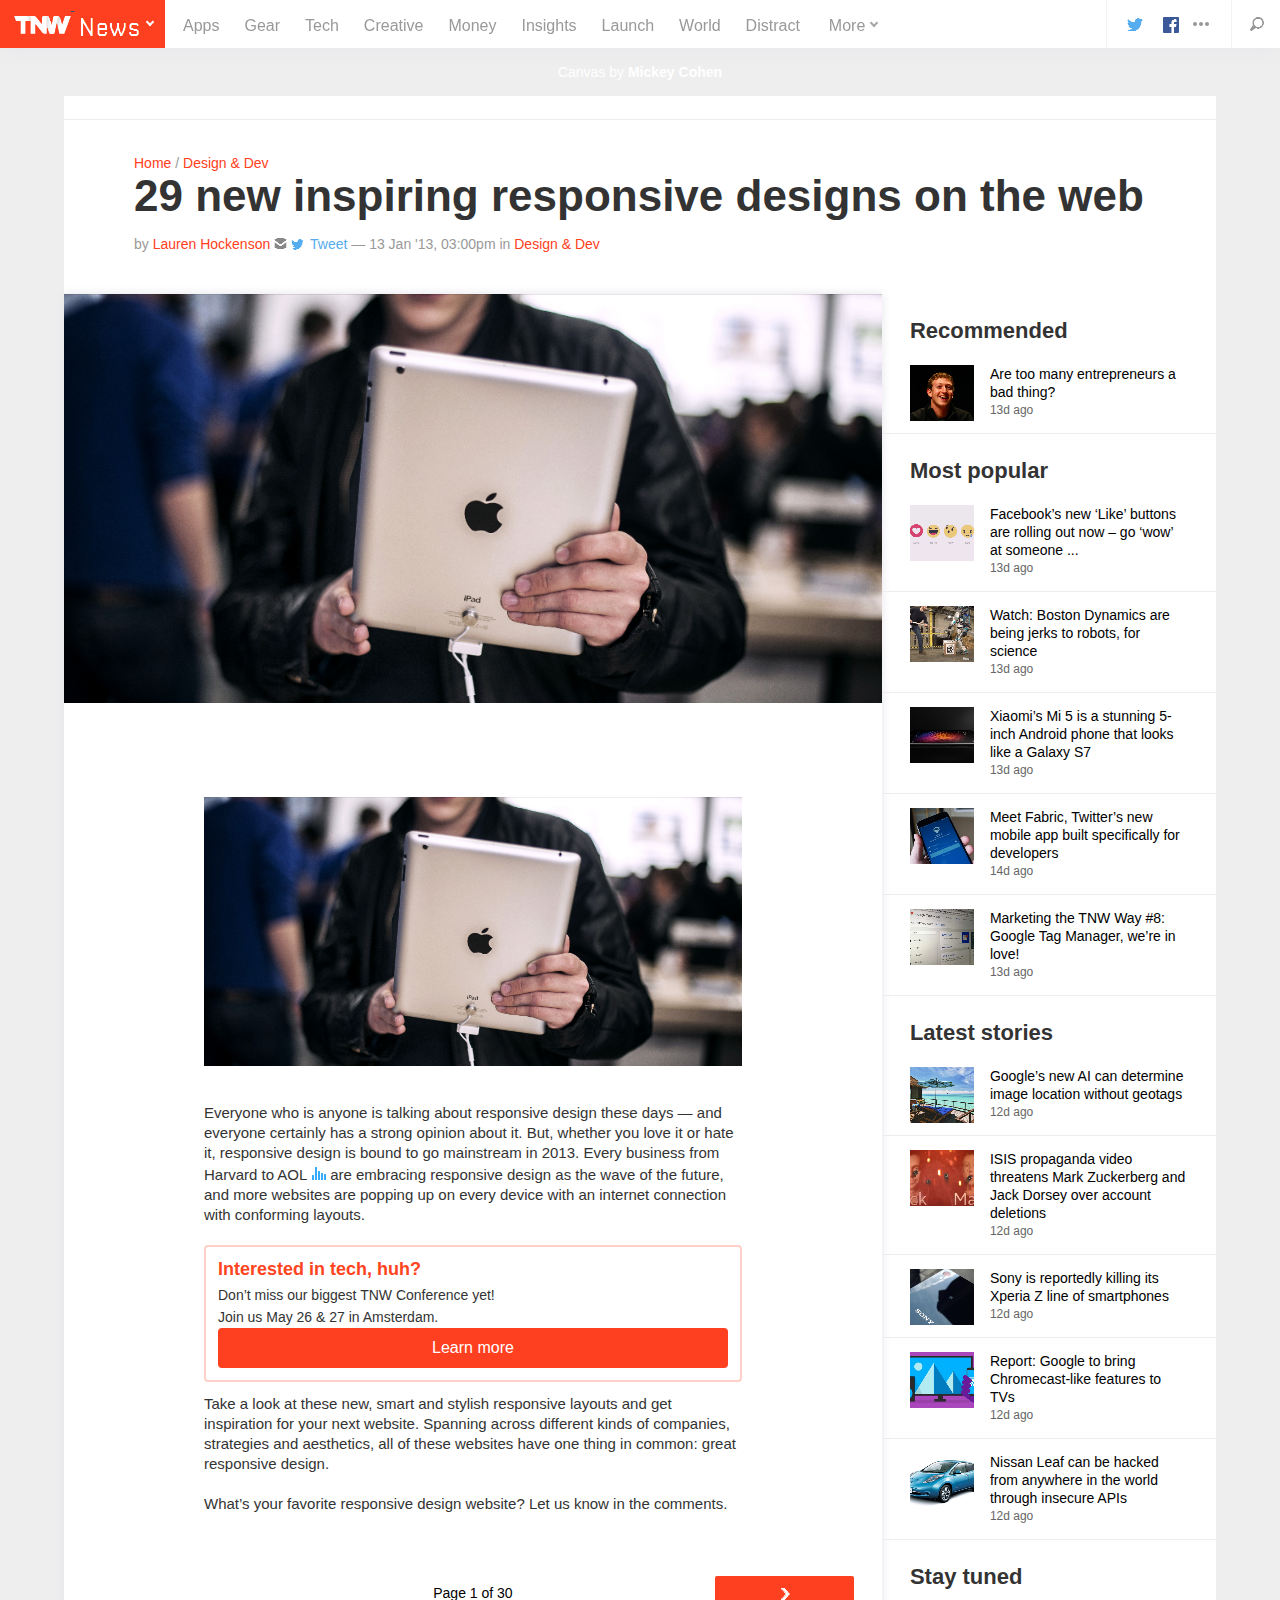
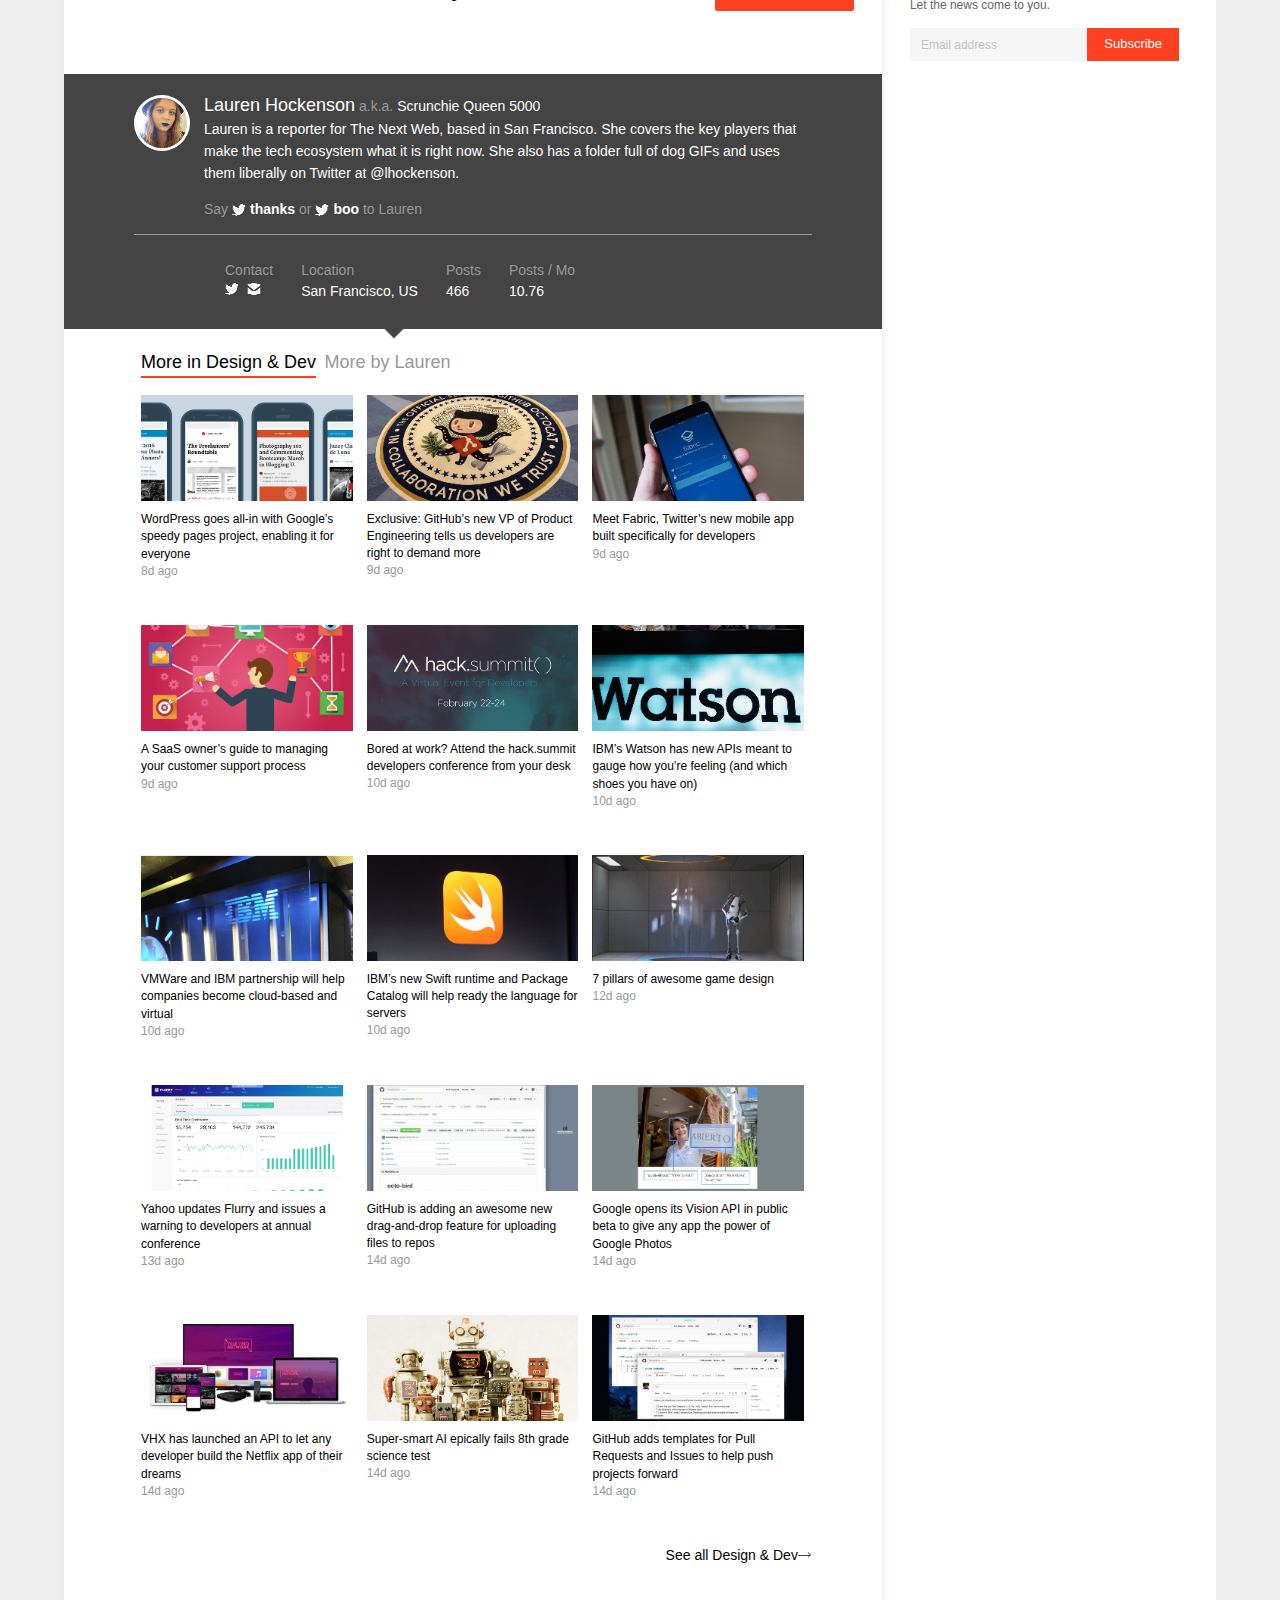
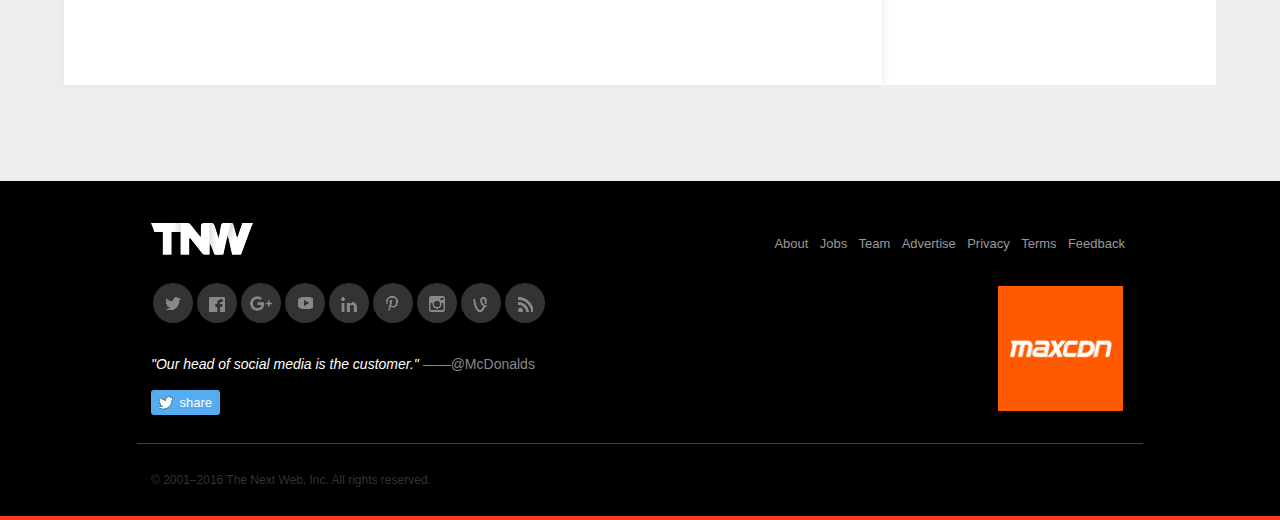
<file: xiangyingshi---TNW/index.html>
<!DOCTYPE html>
<html>
	<head>
		<meta charset="UTF-8">
		<meta http-equiv="X-UA-Compatible" content="IE=edge">
    	<meta name="viewport" content="width=device-width, initial-scale=1">
		<title>TNW News</title>
		<link href="css/bootstrap.min.css" rel="stylesheet">
	</head>
	<link href="css/stylesheet.css" rel="stylesheet" />
	<body>
		<!--头部开始-->
		<header id="header">
				<h1>
					<a href="#">
						<img src="img/TNW.png" />
						<img src="img/News.png" />
						<span id="jiao"></span>
					</a>
				</h1>
				<a href="#" id="navMenu"></a>
				<nav id="navTop">
					<a href="#" id="navTop_first">Apps</a>
					<a href="#">Gear</a>
					<a href="#">Tech</a>
					<a href="#">Creative</a>
					<a href="#">Money</a>
					<a href="#">Insights</a>
					<a href="#">Launch</a>
					<a href="#">World</a>
					<a href="#">Distract</a>
				</nav>
					<a href="#" id="more">More<span id="more_jiao"></span></a>
				<div id="sidebarIcon">
					<a href="#">
						<ul>
							<li></li>
							<li></li>
							<li></li>
						</ul>
					</a>
					<a href="#" id="search_wrap">
						<span id="search"></span>
					</a>
				</div>
			</header>
		<!--头部结束、内容部分-->
		<p class="text-center">Canvas by <strong>Mickey Cohen</strong></p>
		<section id="content" class="container">
			<!--空白条and头部-->
			<div id="blank"></div>
			<header id="content_header">
				<p>
					<a href="#">Home</a>
					/
					<a href="#">Design & Dev</a>
				</p>
				<h2>29 new inspiring responsive designs on the web</h2>
				<p>
					<a href="#"></a>
					by
					<a href="#">Lauren Hockenson</a>
					<a href="#" id="envelope"> </a>
					<a href="#" id="tweet">Tweet</a>
					— 13 Jan '13, 03:00pm in
					<a href="#">Design & Dev</a>
				</p>
			</header>
			<!--主体内容-->
			<section id="main" class="clearFix">
				<!--内容左边-->
				<section id="main_left">
					<div id="left1">
						<img src="img/img.png" />
					</div>
					<div id="left2">
						<img src="img/img.png" />
						<p class="paragraph" id="paragraph1">Everyone who is anyone is talking about responsive design these days — and everyone certainly has a strong opinion about it. But, whether you love it or hate it, responsive design is bound to go mainstream in 2013. Every business from Harvard to AOL
							<a href="#"></a>
							are embracing responsive design as the wave of the future, and more websites are popping up on every device with an internet connection with conforming layouts.</p>
						<div>
							<p id="p_title">Interested in tech, huh?</p>
							<p class="p_content">Don’t miss our biggest TNW Conference yet! </p>
							<p class="p_content">Join us May 26 & 27 in Amsterdam.</p>
							<a href="#">Learn more</a>
						</div>
						<p class="paragraph">Take a look at these new, smart and stylish responsive layouts and get inspiration for your next website. Spanning across different kinds of companies, strategies and aesthetics, all of these websites have one thing in common: great responsive design.</p>
						<p class="paragraph" id="margin42">What’s your favorite responsive design website? Let us know in the comments.</p>
						<p class="text-center">Page 1 of 30<a href="#" class="more"><span></span></a></p>
					</div>
					<div id="left3">
						<section id="black">
							<div>
								<span id="portrait"></span>
								<h4><a href="#" id="lauren">Lauren Hockenson</a> a.k.a. <a href="#">Scrunchie Queen 5000</a></h4>
								<p>Lauren is a reporter for The Next Web, based in San Francisco. She covers the key players that make the tech ecosystem what it is right now. She also has a folder full of dog GIFs and uses them liberally on Twitter at @lhockenson.</p>
								<p class="div_p">Say <a href="#">thanks</a> or <a href="#">boo</a> to Lauren </p>
							</div>
							<ul class="clearFix">
								<li>
									<p>Contact</p>
									<a href="#" id="li_a1"></a>
									<a href="#" id="li_a2"></a>
								</li>
								<li>
									<p>Location</p>
									<a href="#">San Francisco, US</a>
								</li>
								<li>
									<p>Posts</p>
									<a href="#">466</a>
								</li>
								<li>
									<p>Posts / Mo</p>
									<a href="#">10.76</a>
								</li>
							</ul>
						</section>
						<section id="list_wrap">
							<header>
								<h3>
									<a href="#">More in Design & Dev</a>
									<a href="#" class="a2"><span></span>More by Lauren</a>
								</h3>
							</header>
							<ul>
								<li>
									<img src="img/list1.png" />
									<strong>WordPress goes all-in with Google’s speedy pages project, enabling it for everyone</strong>
									<p>8d ago</p>
								</li>
								<li>
									<img src="img/list2.png" />
									<strong>Exclusive: GitHub’s new VP of Product Engineering tells us developers are right to demand more</strong>
									<p>9d ago</p>
								</li>
								<li>
									<img src="img/list3.png" />
									<strong>Meet Fabric, Twitter’s new mobile app built specifically for developers</strong>
									<p>9d ago</p>
								</li>
								<li>
									<img src="img/list4.png" />
									<strong>A SaaS owner’s guide to managing your customer support process</strong>
									<p>9d ago</p>
								</li>
								<li>
									<img src="img/list5.png" />
									<strong>Bored at work? Attend the hack.summit developers conference from your desk</strong>
									<p>10d ago</p>
								</li>
								<li>
									<img src="img/list6.png" />
									<strong>IBM’s Watson has new APIs meant to gauge how you’re feeling (and which shoes you have on)</strong>
									<p>10d ago</p>
								</li>
								<li>
									<img src="img/list7.png" />
									<strong>VMWare and IBM partnership will help companies become cloud-based and virtual</strong>
									<p>10d ago</p>
								</li>
								<li>
									<img src="img/list8.png" />
									<strong>IBM’s new Swift runtime and Package Catalog will help ready the language for servers</strong>
									<p>10d ago</p>
								</li>
								<li>
									<img src="img/list9.png" />
									<strong>7 pillars of awesome game design</strong>
									<p>12d ago</p>
								</li>
								<li>
									<img src="img/list10.png" />
									<strong>Yahoo updates Flurry and issues a warning to developers at annual conference</strong>
									<p>13d ago</p>
								</li>
								<li>
									<img src="img/list11.png" />
									<strong>GitHub is adding an awesome new drag-and-drop feature for uploading files to repos</strong>
									<p>14d ago</p>
								</li>
								<li>
									<img src="img/list12.png" />
									<strong>Google opens its Vision API in public beta to give any app the power of Google Photos</strong>
									<p>14d ago</p>
								</li>
								<li>
									<img src="img/list13.png" />
									<strong>VHX has launched an API to let any developer build the Netflix app of their dreams</strong>
									<p>14d ago</p>
								</li>
								<li>
									<img src="img/list14.png" />
									<strong>Super-smart AI epically fails 8th grade science test</strong>
									<p>14d ago</p>
								</li>
								<li id="list_wrap_li">
									<img src="img/list15.png" />
									<strong>GitHub adds templates for Pull Requests and Issues to help push projects forward</strong>
									<p>14d ago</p>
								</li>
							</ul>
							<a href="#" id="see">See all Design & Dev<span></span></a>
							<div></div>
						</section>
					</div>
				</section>
				<!--内容右边-->
				<ul id="main_right">
					<li>
						<h3>Recommended</h3>
						<a href="#">
							<img src="img/right1.png" />
							<span>Are too many entrepreneurs a bad thing?</span>
							<p>13d ago</p>
						</a>
					</li>
					<li>
						<h3>Most popular</h3>
						<a href="#">
							<img src="img/right2.1.png" />
							<span>Facebook’s new ‘Like’ buttons are rolling out now – go ‘wow’ at someone ...</span>
							<p>13d ago</p>
						</a>
						<a href="#">
							<img src="img/right2.2.png" />
							<span>Watch: Boston Dynamics are being jerks to robots, for science</span>
							<p>13d ago</p>
						</a>
						<a href="#">
							<img src="img/right2.3.png" />
							<span>Xiaomi’s Mi 5 is a stunning 5-inch Android phone that looks like a Galaxy S7</span>
							<p>13d ago</p>
						</a>
						<a href="#">
							<img src="img/right2.4.png" />
							<span>Meet Fabric, Twitter’s new mobile app built specifically for developers</span>
							<p>14d ago</p>
						</a>
						<a href="#">
							<img src="img/right2.5.png" />
							<span>Marketing the TNW Way #8: Google Tag Manager, we’re in love!</span>
							<p>13d ago</p>
						</a>
					</li>
					<li>
						<h3>Latest stories</h3>
						<a href="#">
							<img src="img/right3.1.png" />
							<span>Google’s new AI can determine image location without geotags</span>
							<p>12d ago</p>
						</a>
						<a href="#">
							<img src="img/right3.2.png" />
							<span>ISIS propaganda video threatens Mark Zuckerberg and Jack Dorsey over account deletions</span>
							<p>12d ago</p>
						</a>
						<a href="#">
							<img src="img/right3.3.png" />
							<span>Sony is reportedly killing its Xperia Z line of smartphones</span>
							<p>12d ago</p>
						</a>
						<a href="#">
							<img src="img/right3.4.png" />
							<span>Report: Google to bring Chromecast-like features to TVs</span>
							<p>12d ago</p>
						</a>
						<a href="#">
							<img src="img/right3.5.png" />
							<span>Nissan Leaf can be hacked from anywhere in the world through insecure APIs</span>
							<p>12d ago</p>
						</a>
					</li>
					<li>
						<h3>Stay tuned</h3>
						<p id="right_lastP">Let the news come to you.</p>
						<from class="clearFix">
							<input type="text" value="Email address" id="text" />
							<input type="reset" value="Subscribe" id="subscribe" />
						</from>	
					</li>
				</ul>
			</section>
		</section>
		<!--底部开始-->
		<footer id="footer">
			<section id="footer_wrap" class="clearFix">
				<div id="footer_logo" class="clearFix">
					<img src="img/logo.png" />
					<nav>
						<a href="#">About</a>
						<a href="#">Jobs</a>
						<a href="#">Team</a>
						<a href="#">Advertise</a>
						<a href="#">Privacy</a>
						<a href="#">Terms</a>
						<a href="#">Feedback</a>
					</nav>
				</div>
				<ul class="clearFix">
					<li>
						<span id="ico1"></span>
					</li>
					<li>
						<span id="ico2"></span>
					</li>
					<li>
						<span id="ico3"></span>
					</li>
					<li>
						<span id="ico4"></span>
					</li>
					<li>
						<span id="ico5"></span>
					</li>
					<li>
						<span id="ico6"></span>
					</li>
					<li>
						<span id="ico7"></span>
					</li>
					<li>
						<span id="ico8"></span>
					</li>
					<li>
						<span id="ico9"></span>
					</li>
				</ul>
				<div id="footer_share">
					<p><span> "Our head of social media is the customer." </span>——@McDonalds</p>
					<a href="#">share<span></span></a>
				</div>
				<img src="img/maxcdn.png" id="maxcdn" />
				<p id="information"><span>© 2001–2016 The Next Web, Inc. All rights reserved. </span></p>
			</section>
		</footer>
	</body>
</html>
</file>
<file: xiangyingshi---TNW/css/stylesheet.css>
body,h1,h2,h3,h4,p,input,ul,input {
	margin: 0;
	padding: 0;
	font-size: 12px;
	font-family: arial;
}
a {
	color: #000000;
}
li {
	list-style: none;
}
img {
	border: none;
	vertical-align: top;
}
.clearFix:after {
	content:"";
	display: block;
	clear: both;
}
/*头部开始*/
body {
	position: relative;
	background: #eee;
}
#header {
	height: 48px;
	width: 100%;
	background: #fff;
	position: fixed;
	z-index: 2;
	box-shadow: 0 0 20px #e6e6ec;
}

h1 {
	width: 120px;
	height: 48px;
	float: left;
	background: #ff4020;
}
#header img:nth-of-type(1) {
	padding: 15px 0 0 14px;
}
#header img:nth-of-type(2) {
	display: none;
}
h1 a {
	display: block;
	height: 48px;
	position: relative;
}
#jiao {
	width: 6px;
	height: 6px;
	position: absolute;
	top: 19px;
	right: 12px;
	border-right: 2px solid #fff;
	border-bottom: 2px solid #fff;
	transform: rotateZ(45deg);
}
#navTop {
	display: none;
}
#more {
	display: none;
}
#navMenu {
	width: 14px;
	height: 14px;
	background: url(../img/ico.png) no-repeat;
	position: absolute;
	left: 137px;
	top: 17px;
}
#sidebarIcon {
	width: 174px;
	height: 48px;
	position: absolute;
	top: 0;
	right: 0;	
}
#sidebarIcon ul {
	float: left;
	padding: 0 10px;
	border-left: 1px solid #f3f3f3;
	border-right: 1px solid #f3f3f3;
}
#sidebarIcon li {
	float: left;
	width: 16px;
	height: 16px;
	margin: 17px 10px 15px;
}
#sidebarIcon li:nth-of-type(1) {
	background: url(../img/ico.png) no-repeat -30px 0; 
}
#sidebarIcon li:nth-of-type(2) {
	background: url(../img/ico.png) no-repeat -47px 0; 
}
#sidebarIcon li:nth-of-type(3) {
	width: 32px;
	background: url(../img/ico.png) no-repeat -64px 0;
	margin: 17px 0 15px;
}
#search_wrap {
	width: 48px;
	height: 48px;
	float: right;
	background: #fff;
	position: relative;
}
#sidebarIcon a:hover {
	background: #efeeee;
}
#search {
	width: 14px;
	height: 14px;
	background: url(../img/ico.png) no-repeat -15px 0;
	position: absolute;
	top: 17px;
	left: 18px;
}
/*头部结束、内容开始*/
.text-center {
	color: #fff;
	line-height: 48px;
	font-size: 14px;
	padding-top: 48px;
}
#content {
	margin: 0 auto 96px;
	padding: 0;
	background: #fff;
	width: 100%;
}
#blank {
	width: 100%;
	height: 24px;
	border-bottom: 1px solid #ececec;
}
#content_header {
	padding: 22px 0 21px 14px;
}
h2 {
	font-weight: bold;
	font-size: 30px;
	line-height: 33px;
	padding-bottom: 14px;
}
#content_header p {
	font-size: 14px;
	line-height: 16px;
	color: #999;
}
#content_header a {
	text-decoration: none;
	color: #ff4020;
}
#content_header a:hover {
	color: #000000;
}
#envelope {
	display: inline-block;
	width: 13px;
	height: 14px;
	background: url(../img/ico.png) no-repeat -99px 0;
}
#content_header #tweet {
	padding-left: 19px;
	background: url(../img/ico.png) no-repeat -113px 0;
	color: #55acee;
}
#content_header #tweet:hover {
	color: #000;
	background: url(../img/ico.png) no-repeat -171px 0;
	text-decoration: none;
}
/*内容左边*/
#main_left {
	float: left;
	box-shadow: 0 0 10px #e6e6ec;
}
#left1 img {
	width: 100%;
}
#left2 {
	margin: 94px 21px 63px;
}
#left2 img {
	width: 100%;
	padding-bottom: 37px;
}
#left2 .paragraph {
	font-size: 15px;
	line-height: 20px;
	padding-bottom: 20px;
}
#paragraph1 a {
	display: inline-block;
	height: 17px;
	width: 15px;
	background: url(../img/ico.png) no-repeat -65px -17px;
	padding-bottom: 2px;
}
#margin42 {
	margin-bottom: 42px;;
}
#left2 div {
	padding: 12px;
	border: 2px solid #ffd0c7;
	border-radius: 4px;
	margin-bottom: 12px;
}
#p_title {
	font-weight: bold;
	font-size: 18px;
	color: #f42;
	line-height: 20px;
	padding-bottom: 5px;
}
#left2 .p_content {
	font-size: 14px;
	line-height: 22px;
}
#left2 div a {
	border-radius: 4px;
	font-size: 16px;
	line-height: 40px;
	display: block;
	background: #ff4020;
	color: #fff;
	text-align: center; 
}
#left2 div a:hover {
	text-decoration: none;
	background: #fd6146;
}
#left2 .text-center {
	font-size: 14px;
	line-height: 35px;
	padding: 0;
	color: #000000;
}
#left2 .more {
	width: 139px;
	height: 35px;
	border-radius: 2px;
	background: #ff4020;
	float: right;
	position: relative;
}
#left2 .more span {
	width: 9px;
	height: 12px;
	position: absolute;
	left: 66px;
	top: 12px;
	background: url(../img/ico.png) no-repeat 0 -16px;
}

#left2 .more:hover span {
	background: url(../img/ico.png) no-repeat -10px -16px;
}
#left2 .more:hover {
	background: #fe4f32;
}
/*左边第三部分（black）*/
#black {
	width: 100%;
	background: #444444;
	color: #fff;
	padding: 21px 14px 21px 84px;
	position: relative;
	z-index: 1;
}
#black div {
	margin-bottom: 17px;
}
h4 {
	font-size: 14px;
	line-height: 17px;
	color: #999999;
	padding-bottom: 2px;
}
h4 a {
	color: #fff;
}
h4 #lauren {
	font-size: 18px;
	line-height: 21px;
}
h4 a:hover {
	color: #fff;
	text-decoration: none;
}
#black p {
	font-size: 14px;
	line-height: 22px;
}
#black .div_p {
	color: #999999;
	line-height: 50px;
	border-bottom: 1px solid #999;
}
#black .div_p a {
	color: #fff;
	font-weight: bold;
	padding-left: 18px;
	background: url(../img/ico.png) no-repeat -82px -18px;
	
}
#black .div_p a:hover {
	text-decoration: none;
}
#black li {
	padding: 7px;
	margin-left: 14px;
	display: inline;
	float: left;
}
#black li p {
	color: #999;
}
#li_a1,#li_a2 {
	display: inline-block;
	width: 14px;
	height: 14px;
	margin-top: 1px;
}
#li_a1 {
	background: url(../img/ico.png) no-repeat -82px -20px;
}
#li_a2 {
	background: url(../img/ico.png) no-repeat -82px -35px;
	margin-left: 5px;
}
#black li a {
	color: #fff;
	font-size: 14px;
}
#portrait {
	width: 65px;
	height: 56px;
	background: url(../img/ico.png) no-repeat 0 -29px;
	position: absolute;
	left: 14px;
	top: 21px;
}
/*左边第三部分（list_wrap）*/
#list_wrap {
	padding: 21px 15px 0 8px;
	width: 100%;
}
#list_wrap header {
	padding-left: 7px;
	margin-bottom: 21px;
}
h3 a {
	font-size: 18px;
	line-height: 24px;
	padding-bottom:4px;
	margin-right: 5px;
	border-bottom: 2px solid #ff4020;
}
h3 .a2 {
	border-bottom: none;
	color: #999;
	position: relative;
}
h3 .a2 span {
	width: 22px;
	height: 10px;
	position: absolute;
	left: 59px;
	top: -23px;
	background: url(../img/ico.png) no-repeat -15px -87px;
}
h3 a:hover{
	color: #000;
	text-decoration: none;
}
#list_wrap li {
	float: left;
	font-size: 12px;
	width: 33.3%;
	height: 200px;
	padding: 0 7px 35px;
	
}
#list_wrap li img {
	width: 100%;
	padding-bottom: 10px;
}
#list_wrap li strong {
	font-weight: 500;
	line-height: 14px;
	color: #000;
}
#list_wrap li p {
	color: #999;
}
#list_wrap #see {
	font-size: 14px;
	line-height: 21px;
	padding: 0 14px 28px;
	float: right;
	position: relative;
}
#see span {
	width: 14px;
	height: 7px;
	position: absolute;
	top: 7px;
	right: 0;
	background: url(../img/ico.png) no-repeat 0 -86px;
}
#list_wrap #see:hover {
	color: #ff5a00;
	text-decoration: none;
}
#list_wrap #see:hover span {
	background: url(../img/ico.png) no-repeat 0 -93px;
}
#list_wrap div {
	width: 100%;
	float: left;
	height: 91px;
	padding: 17px 0;
}
/*内容右边*/
#main_right {
	display: none;
}
/*底部开始*/
#footer {
	background: #000;
	padding: 28px 0;
	border-bottom: 4px solid #ff4020;
}
#footer_wrap {
	text-align: center;
	position: relative;
}
#footer_logo {
	text-align: center;
	padding-bottom: 17px;
}
#footer_logo img {
	margin: 0 auto 17px;
}
#footer_logo nav a {
	color: #999;
	padding: 0 4px;
	font-size: 13px;
	line-height: 22px;
}
#footer_logo nav a:hover{
	color: #fff;
	text-decoration: none;
}
#footer_wrap ul {
	text-align: center;
	padding-bottom: 28px;
}
#footer_wrap ul li {
	display: inline-block;
	width: 40px;
	height: 40px;
	border-radius: 50%;
	margin: 0 2px;
	background: #333333;
	position: relative;
}
#footer_wrap li span {
	width: 16px;
	height: 16px;
	position: absolute;
	left: 12px;
	top: 13px;
}
#ico1 {
	background: url(../img/ico.png) no-repeat -66px -50px;
}
#footer_wrap li:hover #ico1 {
	background: url(../img/ico.png) no-repeat -83px -50px;
}
#ico2 {
	background: url(../img/ico.png) no-repeat -65px -66px;
}
#footer_wrap li:hover #ico2 {
	background: url(../img/ico.png) no-repeat -83px -66px;
}
#footer_wrap li #ico3 {
	width: 22px;
	height: 16px;
	left: 9px;
	background: url(../img/ico.png) no-repeat -100px -50px;
}
#footer_wrap li:hover #ico3 {
	background: url(../img/ico.png) no-repeat -100px -66px;
}
#ico4 {
	background: url(../img/ico.png) no-repeat -124px -50px;
}
#footer_wrap li:hover #ico4 {
	background: url(../img/ico.png) no-repeat -143px -50px;
}
#ico5 {
	background: url(../img/ico.png) no-repeat -124px -65px;
}
#footer_wrap li:hover #ico5 {
	background: url(../img/ico.png) no-repeat -143px -65px;
}
#ico6 {
	background: url(../img/ico.png) no-repeat -161px -50px;
}
#footer_wrap li:hover #ico6 {
	background: url(../img/ico.png) no-repeat -179px -50px;
}
#ico7 {
	background: url(../img/ico.png) no-repeat -161px -67px;
}
#footer_wrap li:hover #ico7 {
	background: url(../img/ico.png) no-repeat -179px -67px;
}
#ico8 {
	background: url(../img/ico.png) no-repeat -66px -84px;
}
#footer_wrap li:hover #ico8 {
	background: url(../img/ico.png) no-repeat -82px -84px;
}
#ico9 {
	background: url(../img/ico.png) no-repeat -100px -84px;
}
#footer_wrap li:hover #ico9 {
	background: url(../img/ico.png) no-repeat -119px -84px;
}
#footer_wrap ul li:hover {
	background: #fff;
}
#footer_share {
	padding: 14px 0;
	margin-bottom: 28px;
	border-top: 1px solid #404040;
	border-bottom: 1px solid #404040;
	text-align: center;
}
#footer_share p {
	line-height: 26px;
	color: #888888;
	font-size: 14px;
	padding-bottom: 13px;
}
#footer_share p span {
	font-style: italic;
	color: #fff;
}
#footer_share a {
	display: inline-block;
	width: 69px;
	height: 25px;
	padding: 0 8px;
	border-radius: 3px;
	color: #fff;
	text-decoration: none;
	line-height: 25px;
	text-align: right;
	background: #55acee;
	position: relative;
	font-size: 13px;
}
#footer_share a span {
	width: 14px;
	height: 14px;
	background: 
		url(../img/ico.png) no-repeat -82px -20px;
	position: absolute;
	left: 8px;;
	top: 6px;
}
#maxcdn {
	width: 125px;
	height: 125px;
	text-align: center;
}
#information {
	line-height: 72px;
	text-align: center;
}
@media all and (max-width:593px) {
	#list_wrap ul li {
		width: 50%;
		height: auto;
	}
	#list_wrap_li {
		display: none;
	}
	#black li {
		width: 50%;
		margin: 0;
	}
	#maxcdn {
	}
}
@media all and (max-width:463px) {
	#list_wrap ul li {
		width: 100%;
	}
}
@media all and (min-width:750px) {
	h1 {
		width: 165px;
	}
	#header img:nth-of-type(2) {
		display: inline-block;
		padding: 17px 0 0 6px;
	}
	#navMenu {
		display: none;
	}
	#more {
		display: inline;
		float: left;
		font-size: 16px;
		line-height: 44px;
		padding: 4px 18px 0 13px;
		color: #999999;
		position: relative;
		text-decoration: none;
	}
	#more_jiao {
		width: 6px;
		height: 6px;
		border-right: 2px solid #a7a7a7;
		border-bottom: 2px solid #a7a7a7;
		transform: rotateZ(45deg);
		position: absolute;
		right: 6px;
		top: 20px;
	}
	h2 {
		font-size: 44px;
		line-height: 50px;
	}
	#content {
		width: 100%;
	}
	#left2 {
    	margin: 94px 140px 63px;
	}
	#left2 .text-center {
		position: relative;
	}
	#left2 .more {
    	position: absolute;
    	top: 0;
    	right: -112px;
	}
	#black {
		padding: 21px 70px;
	}
	#black div h4{
		padding-left: 70px;
	}
	#black div p {
		padding-left: 70px;
	}
	#black ul {
		padding-left: 70px;
	}
	#portrait {
		left: 70px;
		top: 21px;
	}
	#list_wrap {
		padding: 21px 70px 0;
	}
	#list_wrap li {
		height: 230px;
	}
	#footer {
		padding: 42px 0 0;
	}
	#footer_logo {
		padding: 0 14px 28px;
	}
	#footer_logo img {
		float: left;
		margin: 0;
	}
	#footer_logo nav {
		padding-top: 10px;
		float: right;
	}
	#footer_wrap ul {
		padding-left: 14px;
	}
	#footer_wrap ul li {
		float: left;
	}
	#footer_share {
		border-top: none;
		padding: 0 0 28px;
		text-align: left;
		margin-bottom: 0;
	}
	#footer_share p {
		text-align: left;
		padding-left: 14px;
	}
	#footer_share a {
		margin-left: 14px;
	}
	#maxcdn {
		position: absolute;
		top: 63px;
		right: 20px;
	}
	#information {
		text-align: left;
		padding-left: 14px;
	}
}
@media all and (min-width:1006px) {
	#content_header {
    	padding: 35px 70px 42px;
	}
	#navTop {
		display: block;
		float: left;
	}
	#navTop a {
		float: left;
		font-size: 16px;
		line-height: 44px;
		color: #999999;
		padding: 4px 16px 0 9px;
		text-decoration: none;
	}
	#navTop #navTop_first {
		padding-left: 18px;
	}
	#navTop a:hover {
		background: #eee;
	}
	#content {
		width: 100%;
	}
	#main_left {
		width: 71%;
	}
	/*内容右边*/
	#main_right {
		display: block;
		width: 29%;
		float: left;
	}
	#main_right h3 {
		padding: 24px 28px 7px;
		font-size: 22px;
    	font-weight: 700;
    	line-height: 26px;
	}
	#main_right a {
		display: block;
		border-bottom: 1px solid #ececec;
		padding: 14px 28px;
		font-size: 14px;
		line-height: 18px;
	}
	#main_right img {
		float: left;
	}
	#main_right a:hover {
		color: #000;
		text-decoration: none;
	}
	#main_right a:hover span {
		text-decoration: underline;
	}
	#main_right li span {
		font-weight: 500;
		display: block;
		margin-left: 80px;
	}
	#main_right li p {
		margin-left: 80px;
		color: #666;
	}
	#main_right li #right_lastP {
		margin:0 0 14px 28px;
		line-height: 17px;
	}
	#main_right from {
	}
	#text {
		outline: none;
		width: 62.9%55.7;
		height: 33px;
		border: none;
		background: #f6f6f6;
		color: #c4c4c4;
		padding: 10px 11px;
		float: left;
		margin-left: 28px;
	}
	#subscribe {
		width: 27.7%;
		height: 33px;
		background: #ff4020;
		border: none;
		float: left;
		color: #fff;
		font-size: 13px;;
	}
	/*内容右边 end*/
	#footer_wrap {
		width: 1006px;
		margin: 0 auto;
	}
}
@media all and (min-width:1152px) {
	#content {
		width: 1152px;
	}	
}
</file>
